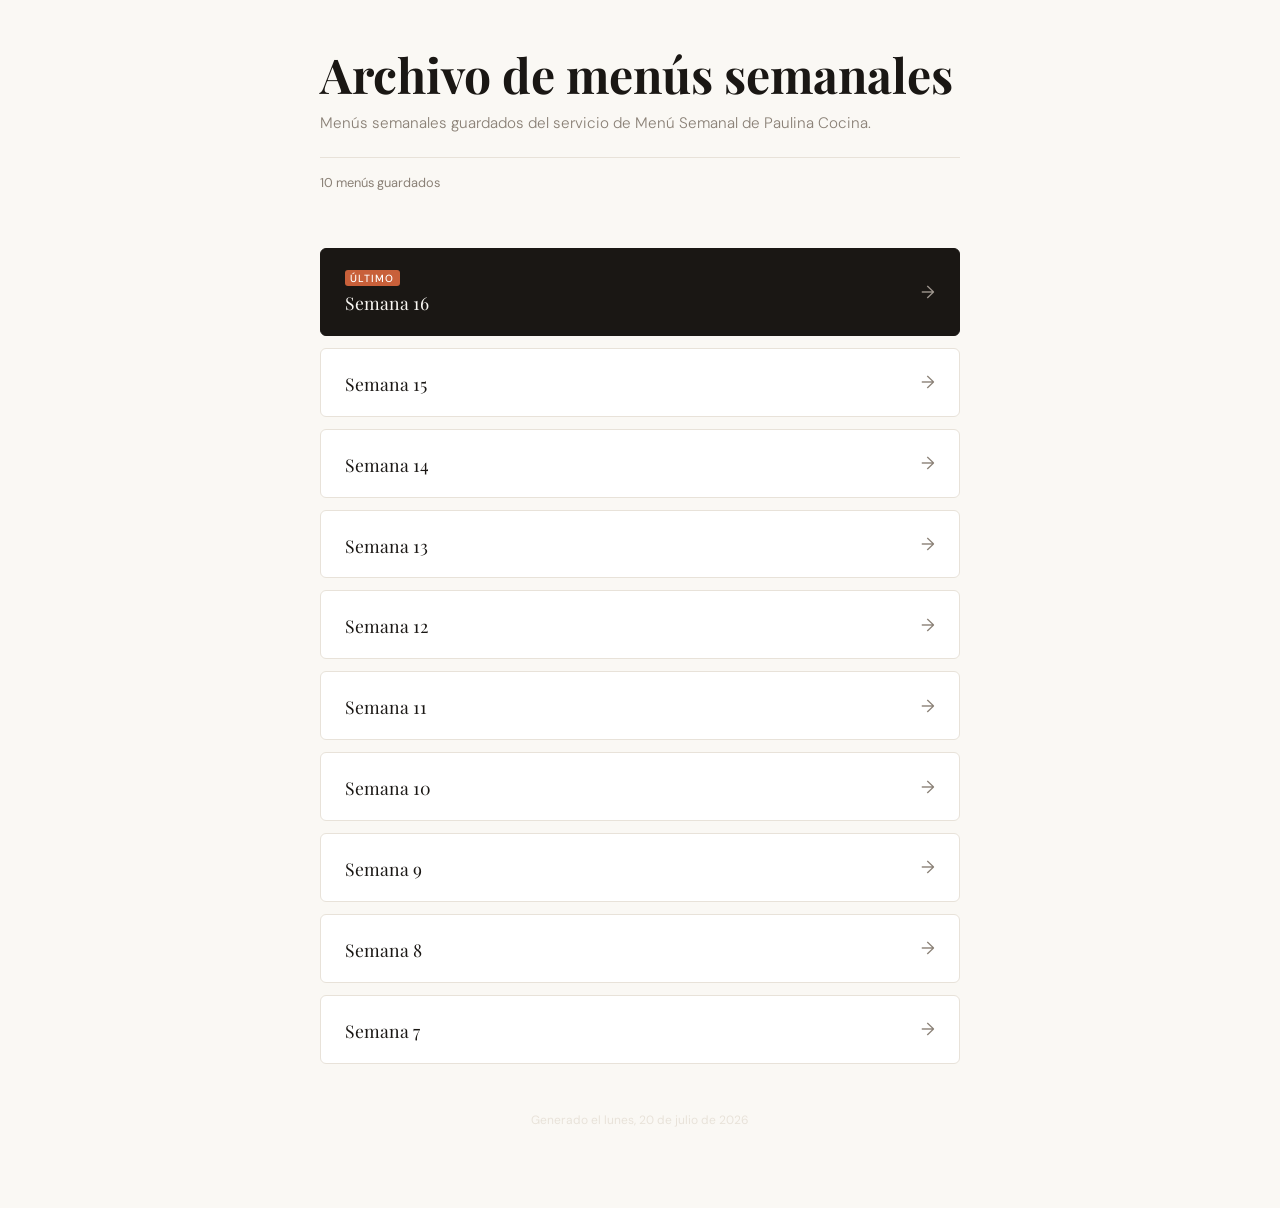
<file: index.html>
<!DOCTYPE html>
<html lang="es">
<head>
  <meta charset="UTF-8" />
  <meta name="viewport" content="width=device-width, initial-scale=1.0" />
  <title>Archivo de menús semanales</title>
  <link rel="preconnect" href="https://fonts.googleapis.com" />
  <link rel="preconnect" href="https://fonts.gstatic.com" crossorigin />
  <link href="https://fonts.googleapis.com/css2?family=Playfair+Display:wght@400;700&family=DM+Sans:wght@300;400;500&display=swap" rel="stylesheet" />
  <style>
    *, *::before, *::after { box-sizing: border-box; margin: 0; padding: 0; }

    :root {
      --bg: #faf8f4;
      --surface: #ffffff;
      --border: #e8e2d9;
      --text: #1a1714;
      --muted: #8a8076;
      --accent: #c8603a;
      --accent-light: #f5ede8;
      --latest-bg: #1a1714;
      --latest-text: #faf8f4;
    }

    body {
      background: var(--bg);
      color: var(--text);
      font-family: 'DM Sans', sans-serif;
      min-height: 100vh;
      padding: 3rem 1.5rem 5rem;
    }

    header {
      max-width: 640px;
      margin: 0 auto 3.5rem;
    }

    .eyebrow {
      font-size: 0.7rem;
      font-weight: 500;
      letter-spacing: 0.15em;
      text-transform: uppercase;
      color: var(--accent);
      margin-bottom: 0.75rem;
    }

    h1 {
      font-family: 'Playfair Display', serif;
      font-size: clamp(2rem, 5vw, 3rem);
      font-weight: 700;
      line-height: 1.1;
      color: var(--text);
    }

    .subtitle {
      margin-top: 0.75rem;
      font-size: 0.95rem;
      color: var(--muted);
      font-weight: 300;
    }

    .count {
      display: inline-block;
      margin-top: 1.5rem;
      font-size: 0.8rem;
      color: var(--muted);
      border-top: 1px solid var(--border);
      padding-top: 1rem;
      width: 100%;
    }

    .grid {
      max-width: 640px;
      margin: 0 auto;
      display: flex;
      flex-direction: column;
      gap: 0.75rem;
    }

    .card {
      display: grid;
      grid-template-columns: 1fr auto;
      grid-template-rows: auto auto;
      gap: 0.25rem 1rem;
      padding: 1.25rem 1.5rem;
      background: var(--surface);
      border: 1px solid var(--border);
      border-radius: 6px;
      text-decoration: none;
      color: inherit;
      transition: border-color 0.15s, box-shadow 0.15s, transform 0.15s;
      position: relative;
      overflow: hidden;
    }

    .card::before {
      content: '';
      position: absolute;
      left: 0; top: 0; bottom: 0;
      width: 3px;
      background: transparent;
      transition: background 0.15s;
    }

    .card:hover {
      border-color: var(--accent);
      box-shadow: 0 4px 20px rgba(200, 96, 58, 0.08);
      transform: translateX(2px);
    }

    .card:hover::before { background: var(--accent); }

    .card--latest {
      background: var(--latest-bg);
      border-color: var(--latest-bg);
      color: var(--latest-text);
    }

    .card--latest:hover {
      border-color: var(--accent);
      box-shadow: 0 4px 24px rgba(0,0,0,0.2);
    }

    .card-header {
      grid-column: 1;
      grid-row: 1;
      display: flex;
      align-items: center;
      gap: 0.5rem;
      min-height: 1.2rem;
    }

    .badge {
      font-size: 0.65rem;
      font-weight: 500;
      letter-spacing: 0.1em;
      text-transform: uppercase;
      background: var(--accent);
      color: white;
      padding: 0.15em 0.5em;
      border-radius: 3px;
    }

    .label {
      font-size: 0.75rem;
      color: var(--muted);
      font-weight: 300;
    }

    .card--latest .label { color: #a09890; }

    .card-title {
      grid-column: 1;
      grid-row: 2;
      font-family: 'Playfair Display', serif;
      font-size: 1.1rem;
      font-weight: 400;
      line-height: 1.3;
    }

    .card-arrow {
      grid-column: 2;
      grid-row: 1 / 3;
      display: flex;
      align-items: center;
      font-size: 1.1rem;
      color: var(--muted);
      transition: transform 0.15s, color 0.15s;
    }

    .card:hover .card-arrow {
      transform: translateX(3px);
      color: var(--accent);
    }

    .card--latest .card-arrow { color: #a09890; }
    .card--latest:hover .card-arrow { color: var(--accent); }

    .empty {
      max-width: 640px;
      margin: 0 auto;
      padding: 3rem;
      text-align: center;
      color: var(--muted);
      border: 1px dashed var(--border);
      border-radius: 6px;
      line-height: 2;
    }

    .empty code {
      font-size: 0.85rem;
      background: var(--border);
      padding: 0.1em 0.4em;
      border-radius: 3px;
    }

    footer {
      max-width: 640px;
      margin: 3rem auto 0;
      font-size: 0.75rem;
      color: var(--border);
      text-align: center;
    }
  </style>
</head>
<body>
  <header>
    <h1>Archivo de menús semanales</h1>
    <p class="subtitle">Menús semanales guardados del servicio de Menú Semanal de Paulina Cocina.</p>
    <span class="count">10 menús guardados</span>
  </header>

  <main class="grid">
    
      <a href="menus/menu_semana_16.html" class="card card--latest">
        
          <div class="card-header">
            <span class="badge">Último</span>
          </div>
        
        <div class="card-title">Semana 16</div>
        <div class="card-arrow">→</div>
      </a>

      <a href="menus/menu_semana_15.html" class="card">
        
        
        <div class="card-title">Semana 15</div>
        <div class="card-arrow">→</div>
      </a>

      <a href="menus/menu_semana_14.html" class="card">
        
        
        <div class="card-title">Semana 14</div>
        <div class="card-arrow">→</div>
      </a>

      <a href="menus/menu_semana_13.html" class="card">
        
        
        <div class="card-title">Semana 13</div>
        <div class="card-arrow">→</div>
      </a>

      <a href="menus/menu_semana_12.html" class="card">
        
        
        <div class="card-title">Semana 12</div>
        <div class="card-arrow">→</div>
      </a>

      <a href="menus/menu_semana_11.html" class="card">
        
        
        <div class="card-title">Semana 11</div>
        <div class="card-arrow">→</div>
      </a>

      <a href="menus/menu_semana_10.html" class="card">
        
        
        <div class="card-title">Semana 10</div>
        <div class="card-arrow">→</div>
      </a>

      <a href="menus/menu_semana_9.html" class="card">
        
        
        <div class="card-title">Semana 9</div>
        <div class="card-arrow">→</div>
      </a>

      <a href="menus/menu_semana_8.html" class="card">
        
        
        <div class="card-title">Semana 8</div>
        <div class="card-arrow">→</div>
      </a>

      <a href="menus/menu_semana_7.html" class="card">
        
        
        <div class="card-title">Semana 7</div>
        <div class="card-arrow">→</div>
      </a>
  </main>

  <footer>
    Generado el lunes, 20 de julio de 2026
  </footer>
</body>
</html>
</file>
